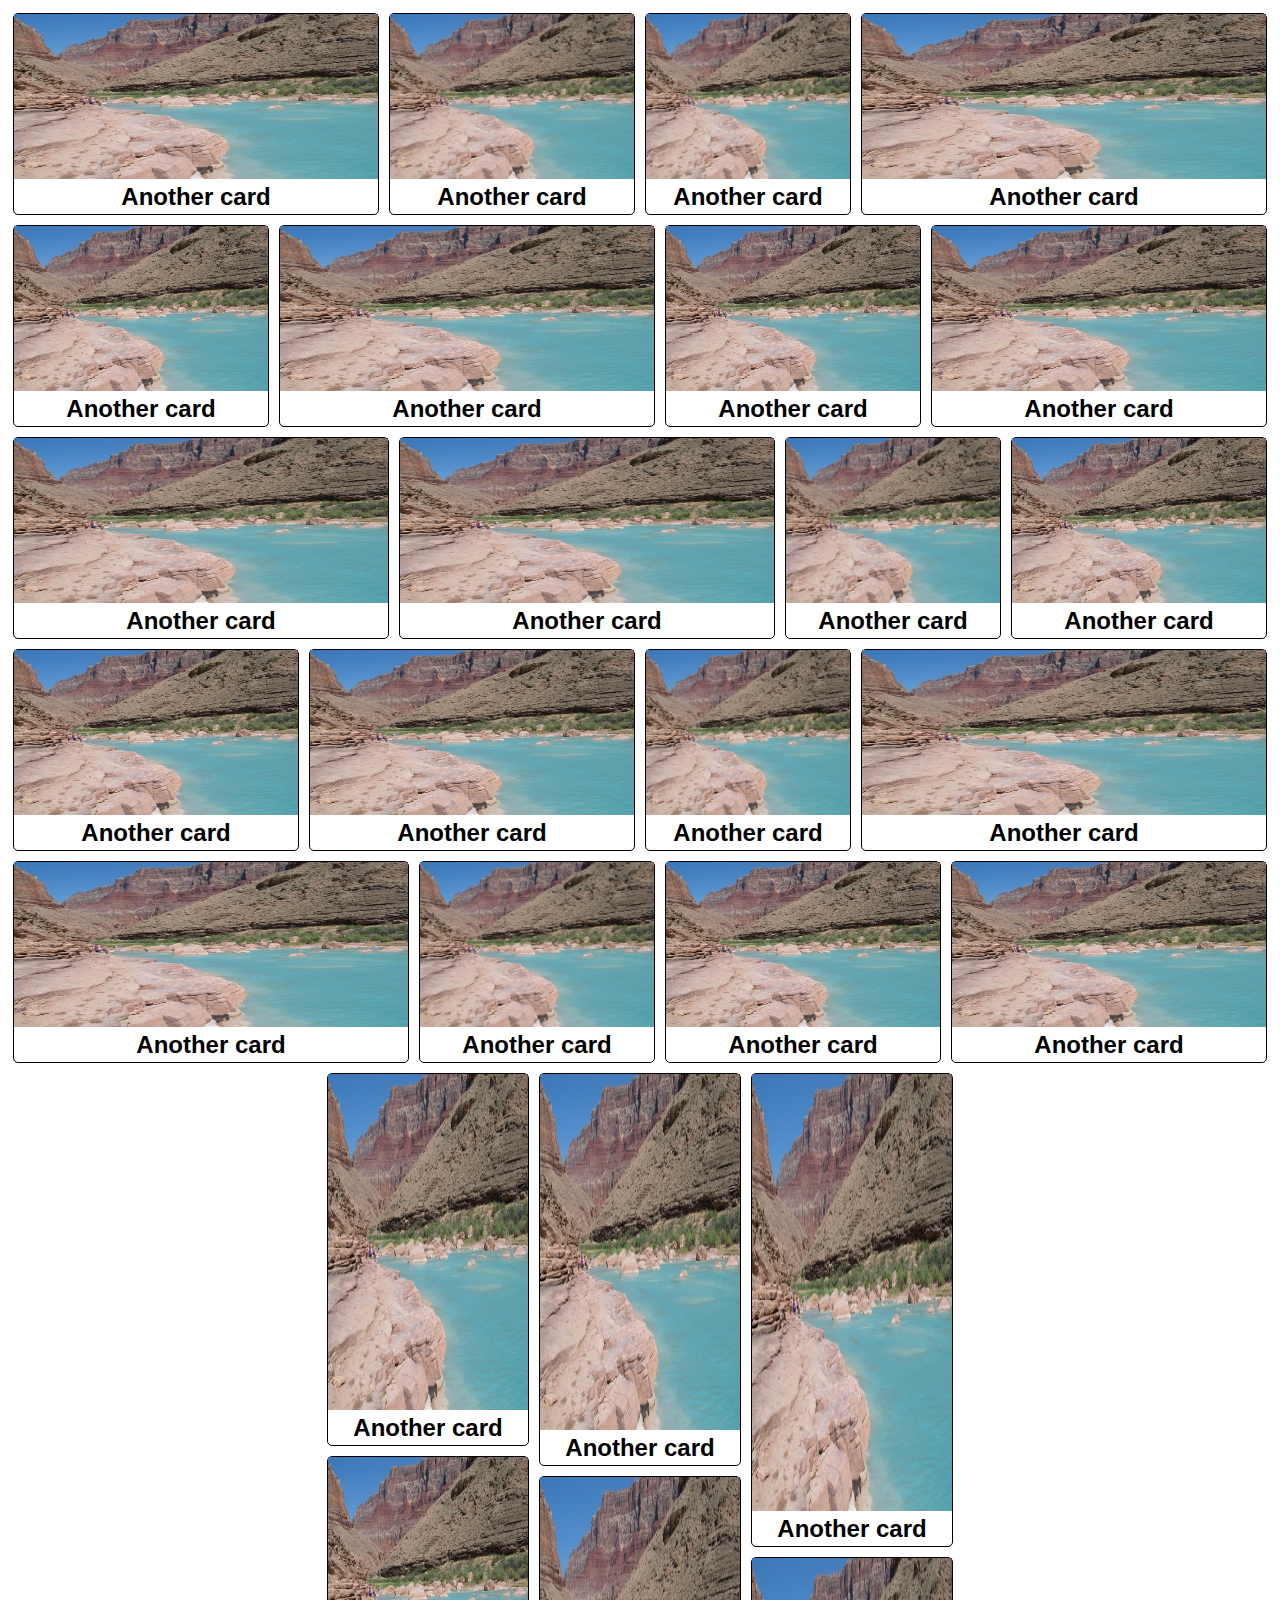
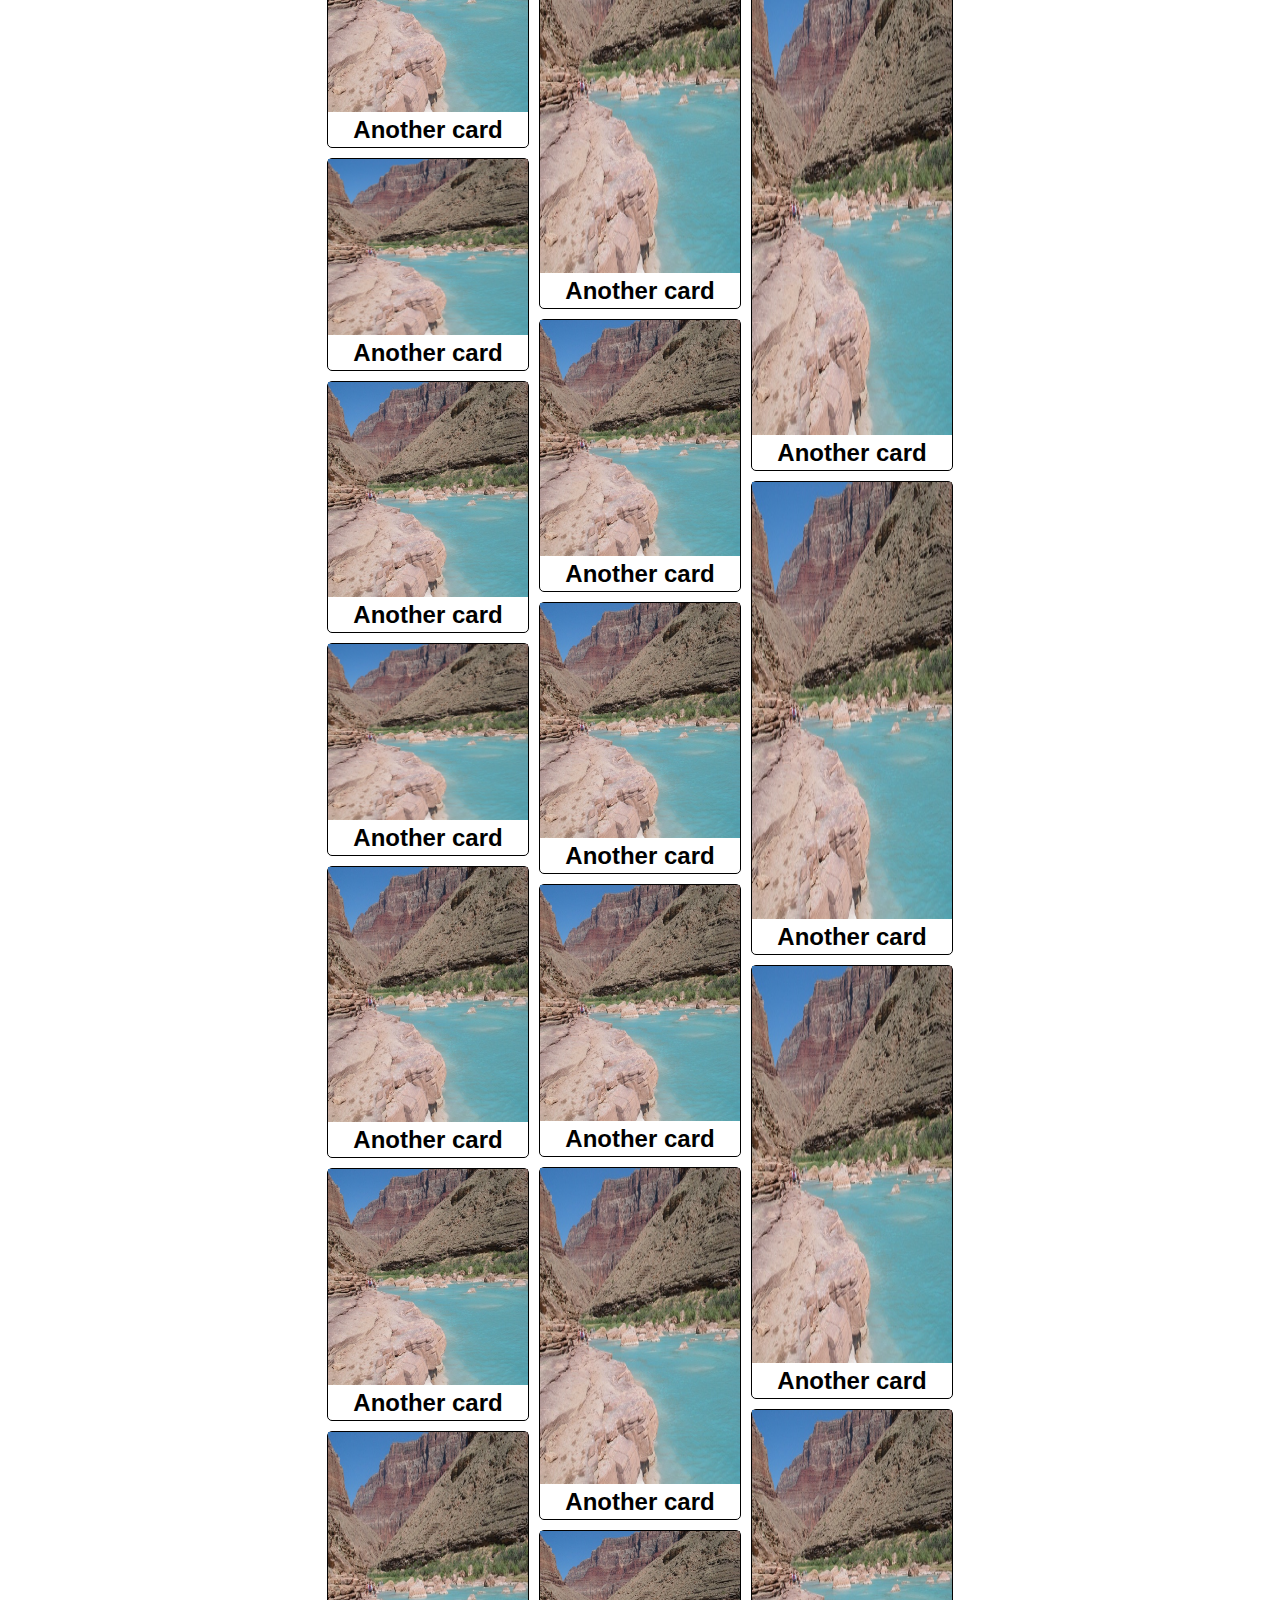
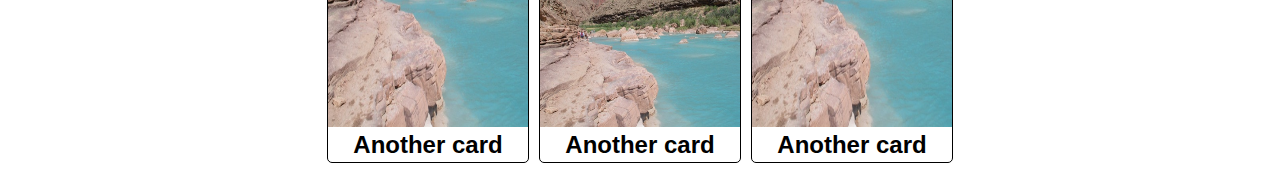
<file: Archive/index.html>
<!DOCTYPE html>
<html lang="en">
  <head>
    <meta charset="UTF-8" />
    <meta http-equiv="X-UA-Compatible" content="IE=edge" />
    <meta name="viewport" content="width=device-width, initial-scale=1.0" />
    <title>Document</title>
    <link rel="stylesheet" href="styles/styles.css" />
    <script src="main.js" defer></script>
  </head>
  <body>
    <header></header>
    <main class="card-grid">
      <section class="row-grid"></section>
      <section class="col-grid"></section>
    </main>
  </body>
</html>
</file>
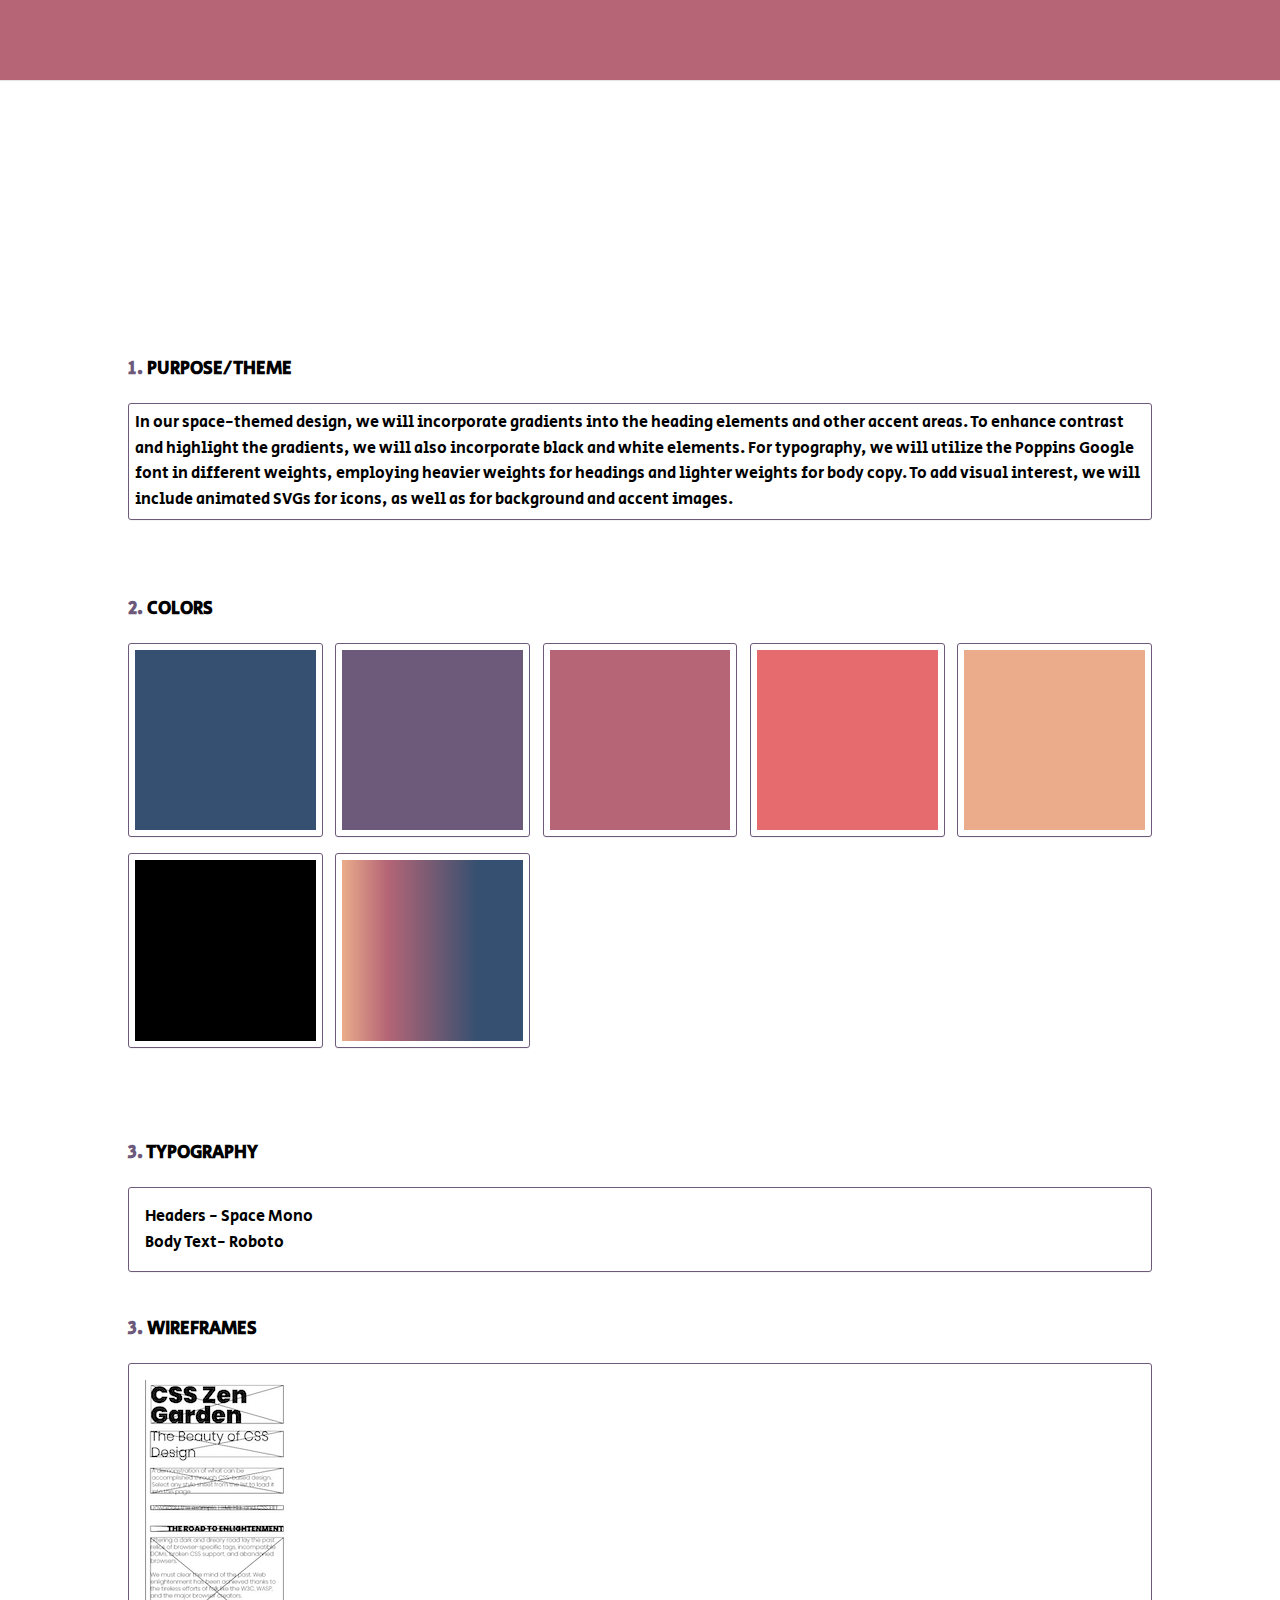
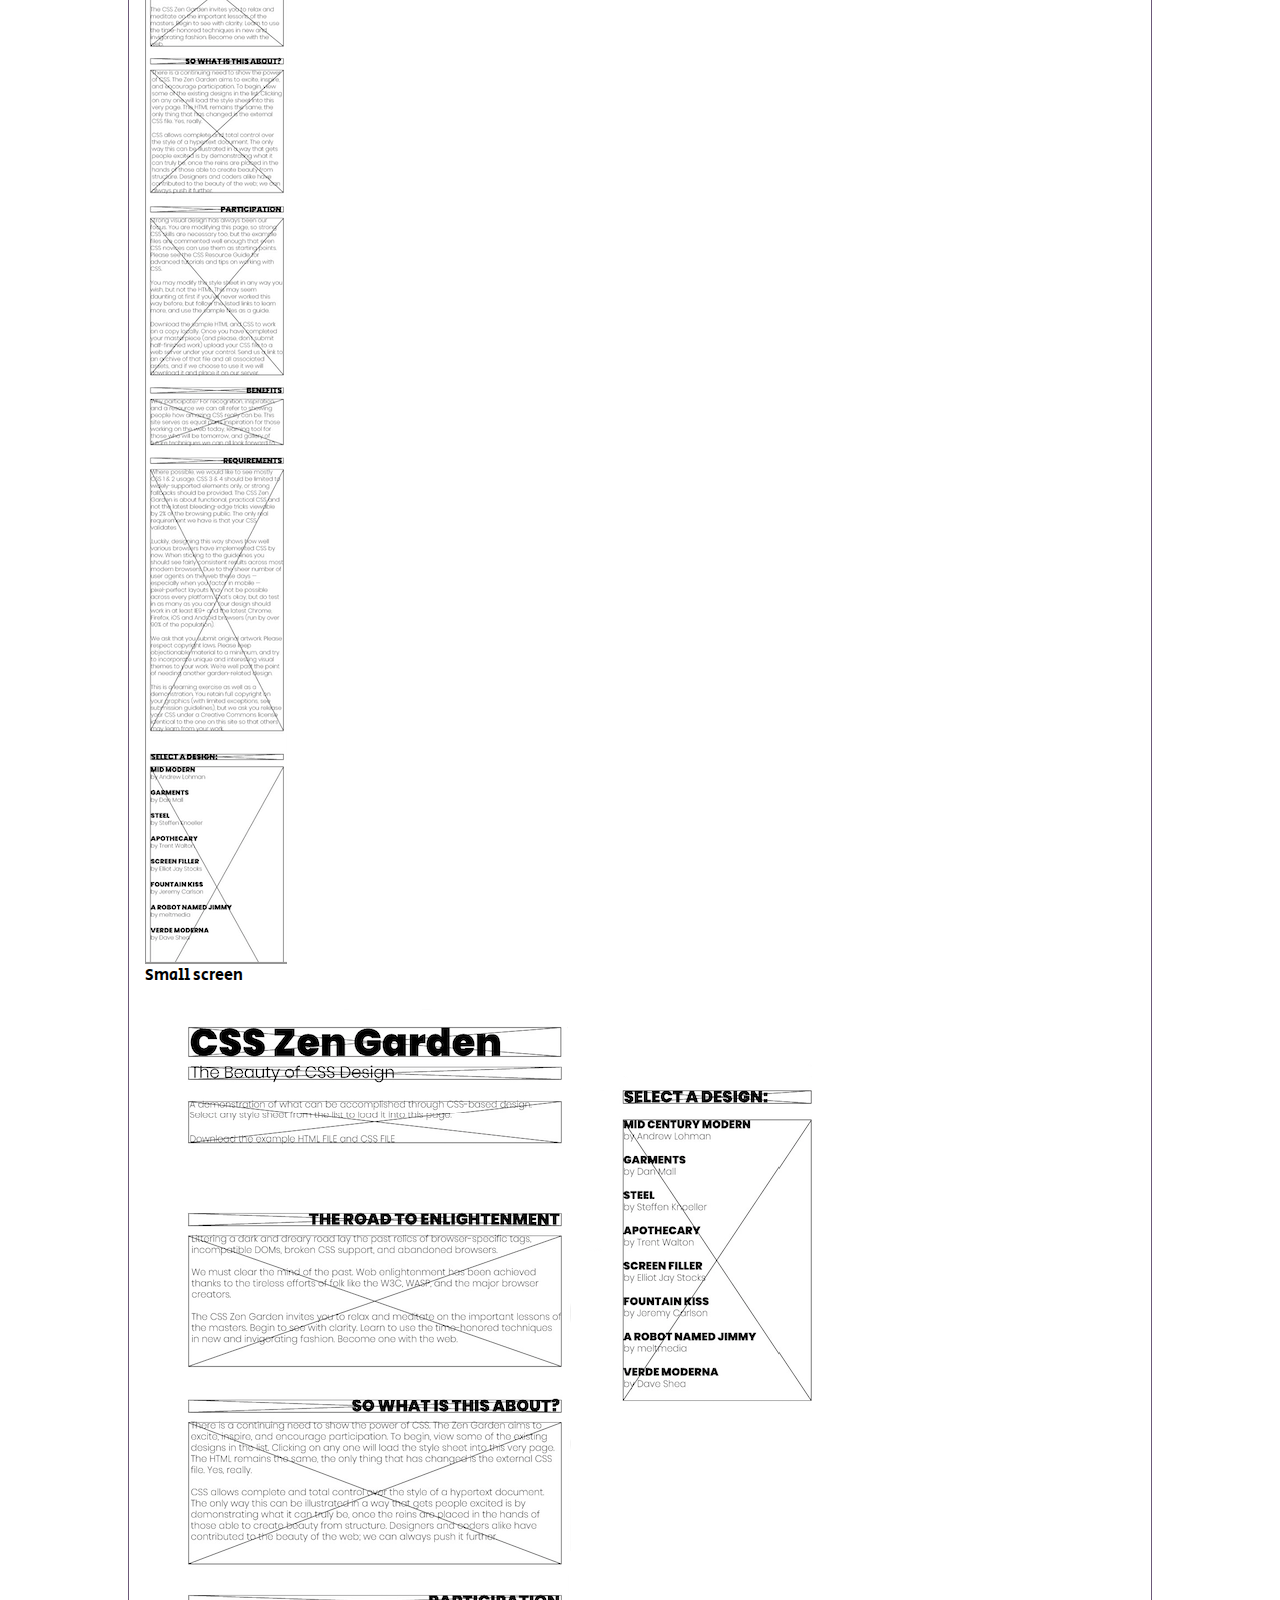
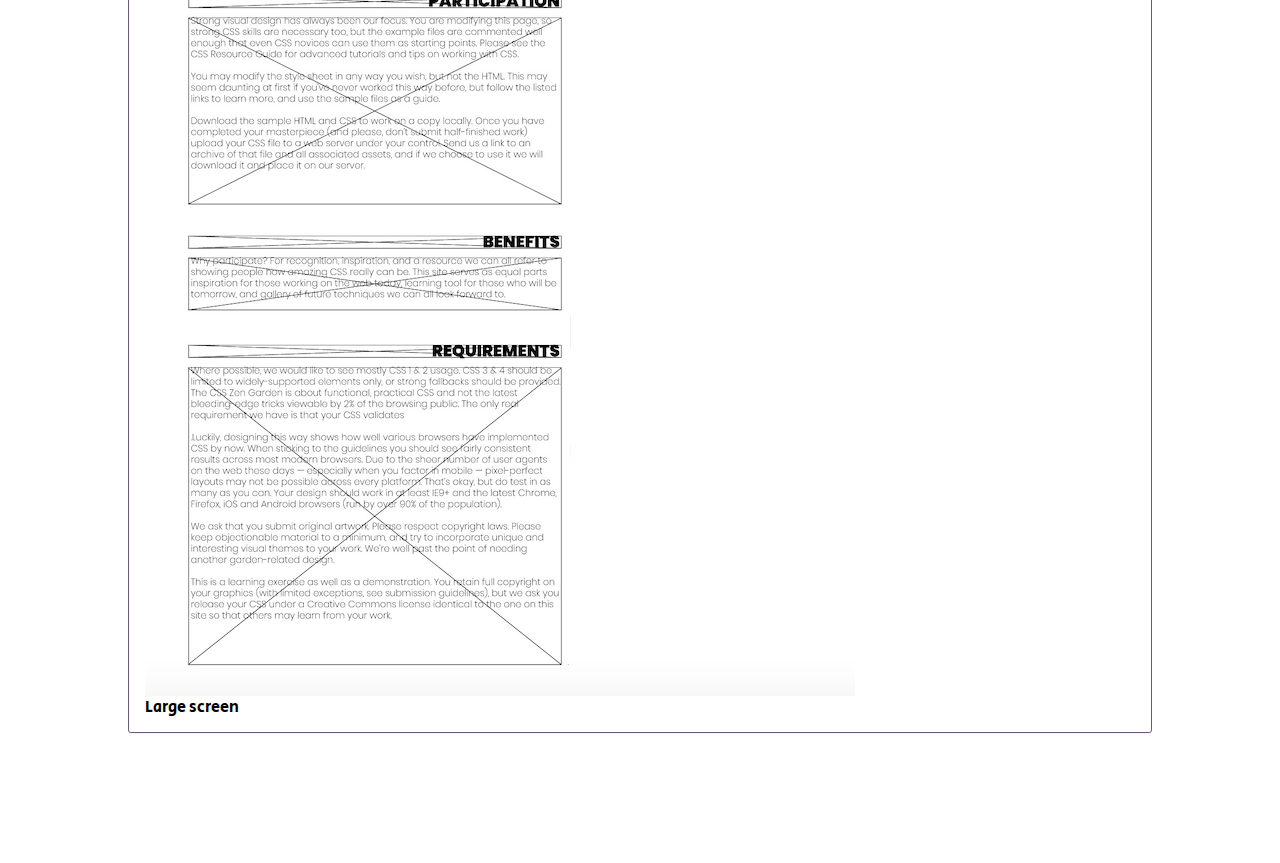
<file: styleguide/index.html>
<!doctype html>
<html lang="en" class="no-js">

<head>
    <meta charset="UTF-8">
    <meta name="viewport" content="width=device-width, initial-scale=1">

    <style>
        @import url('https://fonts.googleapis.com/css2?family=Secular+One&family=Space+Mono&display=swap');
        </style>
    <style>
        @import url('https://fonts.googleapis.com/css2?family=Roboto&display=swap');
        </style>
        

    <link rel="stylesheet" href="css/reset.css">
    <!-- CSS reset -->
    <link rel="stylesheet" href="css/style-guide.css">

    <title>Style Guide | Zen Garden</title>
</head>

<body>
    <header>

    </header>

    <main>
        <h1>Style Guide</h1>

        <section id="purpose" class="cd-purpose">
            <h2>Purpose/Theme</h2>

            <div class="cd-box">
                <p>In our space-themed design, we will incorporate gradients into the heading elements and other accent areas. To enhance contrast and highlight the gradients, we will also incorporate black and white elements. For typography, we will utilize the Poppins Google font in different weights, employing heavier weights for headings and lighter weights for body copy. To add visual interest, we will include animated SVGs for icons, as well as for background and accent images.</p>
            </div>
        </section>

        <section id="colors" class="cd-colors">
            <h2>Colors</h2>

            <ul>
                <li class="cd-box">
                    <div class="cd-color-swatch"></div>
                </li>

                <li class="cd-box">
                    <div class="cd-color-swatch"></div>
                </li>

                <li class="cd-box">
                    <div class="cd-color-swatch"></div>
                </li>

                <li class="cd-box">
                    <div class="cd-color-swatch"></div>
                </li>

                <li class="cd-box">
                    <div class="cd-color-swatch"></div>
                </li>

                <li class="cd-box">
                    <div class="cd-color-swatch"></div>
                </li>

                <li class="cd-box">
                    <div class="cd-color-swatch"></div>
                </li>
            </ul>
        </section>

        <section id="typography" class="cd-typography">
            <h2>Typography</h2>

            <div class="cd-box">
                <p> Headers - <span>Space Mono</span></p>
                <p> Body Text- <span>Roboto</span></p>
            </div>
    

        <section id="wireframes" class="cd-wireframes">
            <h2>Wireframes</h2>
            <div class="cd-box">
                <figure><img src="images/Screen Shot 2023-05-30 at 7.12.19 PM.png" alt="Small screen wireframe">
                    <figcaption>Small screen</figcaption>
                </figure>
                <figure><img src="images/Screen Shot 2023-05-30 at 7.11.53 PM.png" alt="Large screen wireframe">
                    <figcaption>Large screen</figcaption>
                </figure>
            </div>

        </section>

    </main>

</html>
</file>
<file: Archive/styles/styles.css>
.row-grid {
    display: flex;
    flex-flow: row wrap;
}

.card {
    border: 1px solid black;
    border-radius: 5px;
    margin: 5px;
    flex-grow: 1;
    text-align: center;
}

.row-grid img {
    height: 165px;
    width: 100%;
}

.col-grid img {
    width: 200px;
    height: calc(100% - 35px);
}

h2 {
    margin: 0;
    font-family: 'Secular One', sans-serif;
}

.col-grid {
    display: flex;
    flex-flow: column wrap;
    height: 2300px;
    align-content: center;
}
</file>
<file: styleguide/css/style-guide.css>
body {
    background-color: #ffffff; }

  header {
    background-color: #b56576; }

  
  .cd-nav-trigger span {

    background-color: #ffffff; }
    .cd-nav-trigger span::before, .cd-nav-trigger span::after {

      background-color: #ffffff; }
  
  .nav-is-visible .cd-nav-trigger span {
  
    background-color: rgba(255, 255, 255, 0); }
    .nav-is-visible .cd-nav-trigger span::before, .nav-is-visible .cd-nav-trigger span::after {

      background-color: white; }

  
  main > h1 {
    color: #6d597a; }
    @media only screen and (min-width: 1600px) {
      main > h1 {
      
        color: #ffffff; } }
  
  
  .cd-box {
    border: 1px solid #6d597a;
    border-radius: 3px;
    background: #ffffff;
    box-shadow: 0 1px 1px rgba(0, 0, 0, 0.05);
    padding: 6px; }
  
 
  h1,
  h2 {
    font-family: 'Secular One', sans-serif;
    color: #000; }
  
  h1 {
    font-weight: 700;

    font-size: 4rem;
  

    -webkit-text-fill-color: transparent; }
    @media only screen and (min-width: 768px) {
      h1 {
        font-size: 3.2rem; } }
    @media only screen and (min-width: 1024px) {
      h1 {
        font-size: 4rem; } }
  
  h2 {
    font-weight: bold;
    text-transform: uppercase;
    margin: 1em 0; }
    @media only screen and (min-width: 768px) {
      h2 {
        font-size: 1.8rem;
        margin: 1em 0 1.4em; } }
  
  section > h2::before {
    color: #6d597a; }
  
  p {
    font-size: 1.4rem;
    line-height: 1.4;
    color: #000; }
    p a {
      color: #6d597a;
      text-decoration: underline; }
    @media only screen and (min-width: 768px) {
      p {
        font-size: 1.6rem;
        line-height: 1.6; } }
  

  *,
  *::after,
  *::before {
    -webkit-box-sizing: border-box;
    -moz-box-sizing: border-box;
    box-sizing: border-box; }
  
  html * {
    -webkit-font-smoothing: antialiased;
    -moz-osx-font-smoothing: grayscale; }
  
  html {
    font-size: 62.5%; }
  
  body {
    font-size: 1.6rem;
    font-family: 'Secular One', sans-serif;
  }
  
  
  img {
    max-width: 100%; }
  
  input,
  textarea,
  select {
    font-family: 'Secular One', sans-serif;
    font-size: 1.6rem; }
  
  header {
    position: fixed;
    height: 50px;
    width: 100%;
    top: 0;
    left: 0;
    box-shadow: 0 1px 1px rgba(0, 0, 0, 0.1);
    z-index: 10; }
    header nav {
      display: inline-block; }
    @media only screen and (min-width: 1024px) {
      header {
        height: 80px; }
        header::after {
          clear: both;
          content: "";
          display: block; } }
  
  .cd-logo {
    display: inline-block;
    height: 100%;
    position: relative; }
    .cd-logo img {
      position: absolute;
      display: block;
      top: 50%;
      left: 50%;
      -webkit-transform: translateX(-50%) translateY(-50%);
      -moz-transform: translateX(-50%) translateY(-50%);
      -ms-transform: translateX(-50%) translateY(-50%);
      -o-transform: translateX(-50%) translateY(-50%);
      transform: translateX(-50%) translateY(-50%); }
    @media only screen and (min-width: 1600px) {
      .cd-logo {
        margin-left: 5%; } }
  
  .cd-nav-trigger {
    display: block;
    position: absolute;
    right: 0;
    top: 0;
    height: 100%;
    width: 50px;
    overflow: hidden;
    white-space: nowrap;
    color: transparent; }
    .cd-nav-trigger span {
      position: absolute;
      height: 2px;
      width: 20px;
      top: 50%;
      margin-top: -1px;
      left: 50%;
      margin-left: -10px;
      -webkit-transition: background-color 0.3s 0.3s;
      -moz-transition: background-color 0.3s 0.3s;
      transition: background-color 0.3s 0.3s; }
      .cd-nav-trigger span::before, .cd-nav-trigger span::after {
        content: '';
        position: absolute;
        width: 100%;
        height: 100%;
        /* Force Hardware Acceleration in WebKit */
        -webkit-transform: translateZ(0);
        -moz-transform: translateZ(0);
        -ms-transform: translateZ(0);
        -o-transform: translateZ(0);
        transform: translateZ(0);
        -webkit-backface-visibility: hidden;
        backface-visibility: hidden;
        will-change: transform;
        -webkit-transition: transform 0.3s 0.3s;
        -moz-transition: transform 0.3s 0.3s;
        transition: transform 0.3s 0.3s; }
      .cd-nav-trigger span::before {
        -webkit-transform: translateY(-6px);
        -moz-transform: translateY(-6px);
        -ms-transform: translateY(-6px);
        -o-transform: translateY(-6px);
        transform: translateY(-6px); }
      .cd-nav-trigger span::after {
        -webkit-transform: translateY(6px);
        -moz-transform: translateY(6px);
        -ms-transform: translateY(6px);
        -o-transform: translateY(6px);
        transform: translateY(6px); }
    @media only screen and (min-width: 1024px) {
      .cd-nav-trigger {
        display: none; } }
  
  .cd-main-nav {
    position: fixed;
    top: 0;
    left: 0;
    width: 100%;
    height: 100vh;
    padding: 50px 0;
    text-align: center;
    -webkit-transform: translateY(-100%);
    -moz-transform: translateY(-100%);
    -ms-transform: translateY(-100%);
    -o-transform: translateY(-100%);
    transform: translateY(-100%);
    -webkit-transition: transform 0.3s;
    -moz-transition: transform 0.3s;
    transition: transform 0.3s; }
    .cd-main-nav li a {
      display: block;
      font-size: 1.8rem;
      padding: 1em 0;
      border-bottom-width: 1px;
      border-style: solid; }
    .cd-main-nav li:first-of-type a {
      border-top-width: 1px; }
    @media only screen and (min-width: 1024px) {
      .cd-main-nav {
        position: static;
        display: table;
        -webkit-transform: translateY(0);
        -moz-transform: translateY(0);
        -ms-transform: translateY(0);
        -o-transform: translateY(0);
        transform: translateY(0);
        width: auto;
        height: 80px;
        background: transparent;
        padding: 0 2em;
        text-align: left; }
        .cd-main-nav li {
          display: table-cell;
          vertical-align: middle;
          padding: 0 1em; }
        .cd-main-nav li a {
          display: inline-block;
          font-size: 1.6rem;
          padding: .4em .2em;
          border-bottom: none;
          -webkit-transition: all 0.2s;
          -moz-transition: all 0.2s;
          transition: all 0.2s; }
        .cd-main-nav li:first-of-type a {
          border-top: none; } }
    @media only screen and (min-width: 1600px) {
      .cd-main-nav {
        display: none; } }
  
  .nav-is-visible .cd-nav-trigger span::before {
    -webkit-transform: translateY(0) rotate(-45deg);
    -moz-transform: translateY(0) rotate(-45deg);
    -ms-transform: translateY(0) rotate(-45deg);
    -o-transform: translateY(0) rotate(-45deg);
    transform: translateY(0) rotate(-45deg); }
  .nav-is-visible .cd-nav-trigger span::after {
    -webkit-transform: translateY(0) rotate(45deg);
    -moz-transform: translateY(0) rotate(45deg);
    -ms-transform: translateY(0) rotate(45deg);
    -o-transform: translateY(0) rotate(45deg);
    transform: translateY(0) rotate(45deg); }
  .nav-is-visible .cd-main-nav {
    -webkit-transform: translateY(0);
    -moz-transform: translateY(0);
    -ms-transform: translateY(0);
    -o-transform: translateY(0);
    transform: translateY(0); }
  
  .cd-download {
    position: absolute;
    top: 0;
    right: 0;
    height: 100%;
    width: 80px;
    background-image: url("../assets/icon-download.svg");
    background-position: center center;
    background-repeat: no-repeat;
    display: none;
    -webkit-transition: background-color 0.2s;
    -moz-transition: background-color 0.2s;
    transition: background-color 0.2s; }
    .cd-download span {
      /* tooltip */
      position: absolute;
      right: 120%;
      top: 50%;
      margin-top: -20px;
      width: 140px;
      height: 40px;
      line-height: 40px;
      white-space: nowrap;
      text-align: center;
      font-size: 1.2rem;
      -webkit-transition: opacity .2s 0s, visibility 0s .2s;
      -moz-transition: opacity .2s 0s, visibility 0s .2s;
      transition: opacity .2s 0s, visibility 0s .2s; }
      .cd-download span::before {
        /* right arrow */
        content: '';
        position: absolute;
        top: 12px;
        left: 100%;
        height: 0;
        width: 0;
        border-width: 8px;
        border-style: solid;
        border-top-color: transparent;
        border-bottom-color: transparent;
        border-right-color: transparent; }
    .no-touch .cd-download:hover span {
      opacity: 1;
      visibility: visible;
      -webkit-transition: opacity .2s 0s, visibility 0s 0s;
      -moz-transition: opacity .2s 0s, visibility 0s 0s;
      transition: opacity .2s 0s, visibility 0s 0s; }
    @media only screen and (min-width: 1024px) {
      .cd-download {
        display: block; }
        .cd-download span {
          opacity: 0;
          visibility: hidden; } }
    @media only screen and (min-width: 1600px) {
      .cd-download {
        right: 5%; } }
  
  main {
    width: 90%;
    max-width: 1024px;
    margin: 0 auto;
    padding: 50px 0; }
    main > h1 {
      text-align: center;
      margin: 3em 0; }
    @media only screen and (min-width: 1024px) {
      main {
        padding-top: 80px; } }
    @media only screen and (min-width: 1600px) {
      main {
        max-width: none;
        padding: 120px 0 50px; }
        main > h1 {
          position: fixed;
          top: 0;
          left: 50%;
          height: 80px;
          line-height: 80px;
          width: 400px;
          margin: 0 0 0 -200px;
          font-size: 2.6rem;
          z-index: 20;
          background-image: linear-gradient(#ffffff 0, #ffffff 100%); } }
  
  section {
    margin: 3em 0; }
    section::after {
      clear: both;
      content: "";
      display: block; }
    section:nth-of-type(1) h2::before {
      content: '1. '; }
    section:nth-of-type(2) h2::before {
      content: '2. '; }
    section:nth-of-type(3) h2::before {
      content: '3. '; }
    section:nth-of-type(4) h2::before {
      content: '4. '; }
    section:nth-of-type(5) h2::before {
      content: '5. '; }
    section:nth-of-type(6) h2::before {
      content: '6. '; }
    section:nth-of-type(7) h2::before {
      content: '7. '; }
    section:nth-of-type(8) h2::before {
      content: '8. '; }
    section:nth-of-type(9) h2::before {
      content: '9. '; }
    section:nth-of-type(10) h2::before {
      content: '10. '; }
    @media only screen and (min-width: 768px) {
      section {
        margin: 3em 0 5em; } }
    @media only screen and (min-width: 1600px) {
      section {
        width: 48%;
        float: left;
        margin: 0 4% 4em 0; }
        section:nth-of-type(2n) {
          margin-right: 0; } }
  
  /* xBranding section - basic style */
  .cd-branding .cd-box {
    margin-bottom: 1em; }
  .cd-branding img {
    display: block;
    width: 100%; }
  .cd-branding ul:last-of-type {
    padding-top: .6em; }
    .cd-branding ul:last-of-type li {
      display: inline-block;
      margin-right: 1em; }
    .cd-branding ul:last-of-type li:nth-of-type(1) img {
      width: 90px;
      height: 90px;
      border-radius: 1em; }
    .cd-branding ul:last-of-type li:nth-of-type(2) img {
      width: 60px;
      height: 60px;
      border-radius: .6em; }
    .cd-branding ul:last-of-type li:nth-of-type(3) img {
      width: 32px;
      height: 32px;
      border-radius: .4em; }
    .cd-branding ul:last-of-type li:nth-of-type(4) img {
      width: 16px;
      height: 16px;
      border-radius: .2em; }
  @media only screen and (min-width: 768px) {
    .cd-branding .cd-box {
      width: 49%;
      float: left;
      margin: 0 2% 2em 0; }
      .cd-branding .cd-box:nth-of-type(2n) {
        margin-right: 0; }
    .cd-branding ul:last-of-type {
      clear: left; }
      .cd-branding ul:last-of-type li {
        margin-right: 3em; } }
  
  /* xColor section - basic style */
  .cd-colors li {
    text-align: center;
    width: 48%;
    float: left;
    margin: 0 4% 1em 0; }
    .cd-colors li:nth-of-type(2n) {
      margin-right: 0; }
  .cd-colors .cd-color-swatch {
    position: relative;
    width: 100%;
    padding: 50% 0; }
    .cd-colors .cd-color-swatch::before, .cd-colors .cd-color-swatch::after {
      /* lighter and darker color shades of the same swatch */
      content: '';
      position: absolute;
      bottom: 0;
      width: 50%;
      height: 20%; }
    .cd-colors .cd-color-swatch::before {
      left: 0; }
    .cd-colors .cd-color-swatch::after {
      right: 0; }
  .cd-colors b {
    display: block;
    padding: .6em 0; }
    
  .cd-colors li:nth-of-type(1) .cd-color-swatch {
    background: #355070; }
    
  .cd-colors li:nth-of-type(2) .cd-color-swatch {
    background: #6d597a; }
   
  .cd-colors li:nth-of-type(3) .cd-color-swatch {
    background: #b56576; }
   
  .cd-colors li:nth-of-type(4) .cd-color-swatch {
    background: #e56b6f; }
    
  .cd-colors li:nth-of-type(5) .cd-color-swatch {
    background: #eaac8b; }
   
  .cd-colors li:nth-of-type(6) .cd-color-swatch {
    background: #000; }
  
  .cd-colors li:nth-of-type(7) .cd-color-swatch {
    background: linear-gradient(to right, #eaac8b 0%, #b56576 25%, #355070 75%); }
  @media only screen and (min-width: 768px) {
    .cd-colors li {
      width: 19%;
      float: left;
      margin: 0 1.25% 1em 0; }
      .cd-colors li:nth-of-type(2n) {
        margin-right: 1.25%; }
      .cd-colors li:nth-of-type(5n) {
        margin-right: 0; } }
  
  .cd-typography .cd-box,
  .cd-buttons .cd-box,
  .cd-icons .cd-box,
  .cd-form .cd-box {
    padding: 1em; }
    @media only screen and (min-width: 768px) {
      .cd-typography .cd-box .cd-box,
      .cd-buttons .cd-box .cd-box,
      .cd-icons .cd-box .cd-box,
      .cd-form .cd-box .cd-box {
        padding: 2em; } }
  
  /* xTypography section - basic style */
  .cd-typography h1::before {
    content: 'Aa - ';
  }
  
  .cd-buttons .cd-box:first-of-type {
    border-bottom-left-radius: 0;
    border-bottom-right-radius: 0; }
  .cd-buttons .cd-box:last-of-type {
    margin-top: -1px;
    border-top-left-radius: 0;
    border-top-right-radius: 0; }
  .cd-buttons button {
    margin: .4em; }
  @media only screen and (min-width: 1024px) {
    .cd-buttons button {
      margin: 1em; } }
  
  .cd-form input[type=text],
  .cd-form .cd-input-wrapper {
    margin: 1em; }
  .cd-form .cd-input-wrapper {
    position: relative;
    display: inline-block; }
  .cd-form select::-ms-expand {
    display: none; }
  
  @-moz-document url-prefix() {
    .cd-select::after {
      display: none; } }
  .no-csstransitions .cd-select::after {
    display: none; }
</file>
